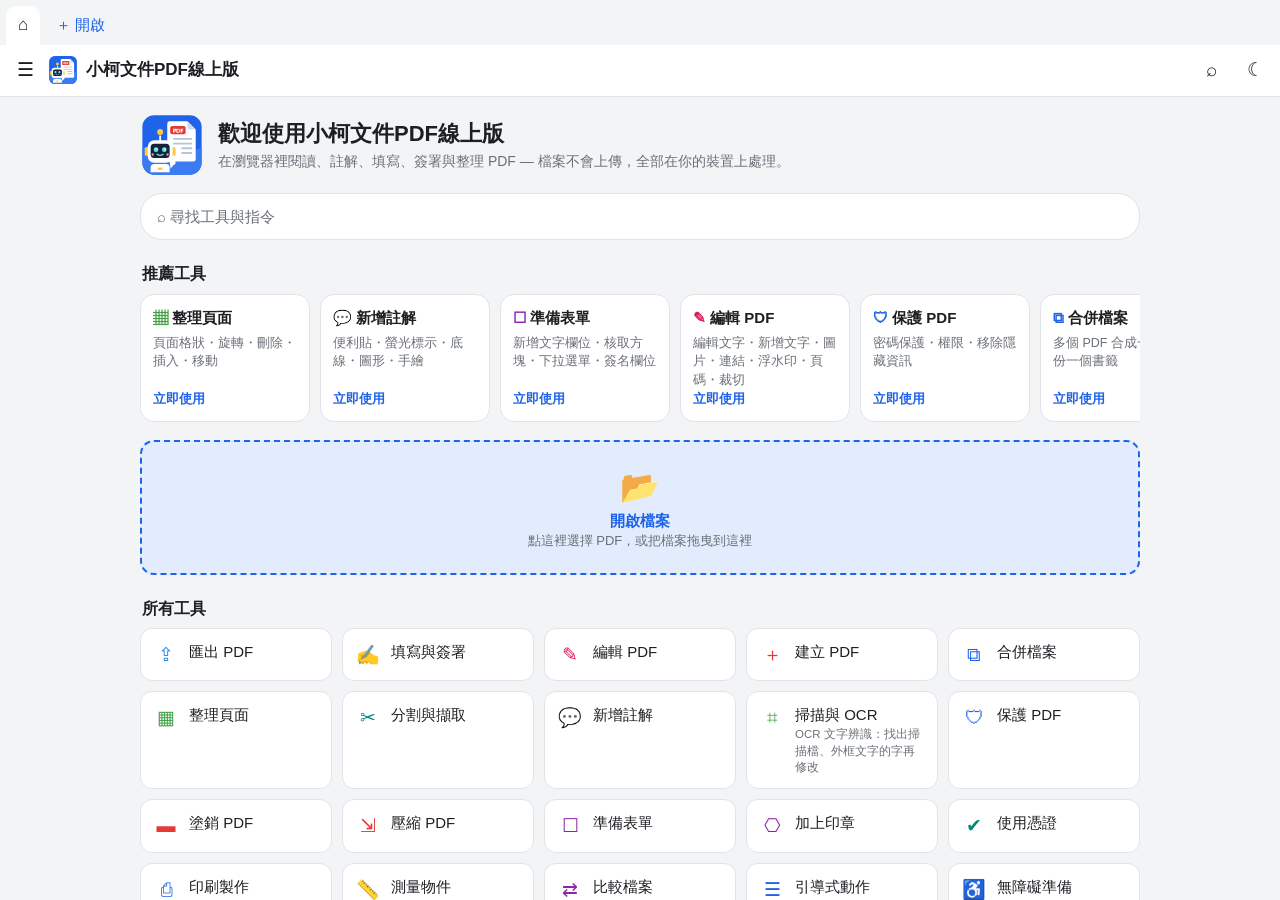
<file: docs/index.html>
<!doctype html>
<html lang="zh-Hant-TW">
<head>
  <meta charset="utf-8">
  <meta name="viewport" content="width=device-width, initial-scale=1, viewport-fit=cover, user-scalable=no">
  <title>小柯文件PDF線上版</title>
  <meta name="description" content="在瀏覽器裡閱讀、編輯、註解、填寫、簽署與整理 PDF。檔案不會上傳，全部在你的裝置上處理。">
  <meta name="theme-color" content="#1E63E9">
  <meta name="mobile-web-app-capable" content="yes">
  <meta name="apple-mobile-web-app-capable" content="yes">
  <meta name="apple-mobile-web-app-status-bar-style" content="default">
  <meta name="apple-mobile-web-app-title" content="小柯PDF">
  <meta name="application-name" content="小柯PDF">
  <!-- 網址列小圖示 -->
  <link rel="icon" href="favicon.ico" sizes="16x16 32x32 48x48">
  <link rel="icon" href="icons/icon.svg" type="image/svg+xml">
  <link rel="icon" href="icons/favicon-32.png" type="image/png" sizes="32x32">
  <!-- 加到主畫面 / 建立捷徑的圖示 -->
  <link rel="apple-touch-icon" href="icons/apple-touch-icon.png">
  <link rel="manifest" href="manifest.webmanifest">
  <link rel="stylesheet" href="app.css">
</head>
<body>
  <div id="app">
    <header id="top">
      <div id="tabs" class="tabs"></div>
      <div id="toolbar" class="toolbar"></div>
      <div id="searchbar" class="toolbar hidden"></div>
      <div id="hint" class="hint hidden"></div>
      <div id="update" class="update hidden"></div>
    </header>
    <main id="main"></main>
    <footer id="bottom">
      <div id="toolstrip" class="toolstrip hidden"></div>
      <nav id="nav" class="nav hidden"></nav>
    </footer>
  </div>
  <div id="layer"></div>
  <noscript>這個網頁需要 JavaScript 才能使用。</noscript>

  <script src="vendor/pdfjs/pdf.min.js"></script>
  <script src="vendor/pdf-lib.min.js"></script>
  <script src="vendor/fontkit.umd.min.js"></script>
  <script src="vendor/forge.min.js" defer></script>
  <script src="vendor/jszip.min.js" defer></script>
  <script type="module" src="js/app.js"></script>
</body>
</html>
</file>
<file: docs/app.css>
/* 小柯文件PDF線上版 — 行動優先 */
:root {
  --bg: #F3F4F6; --surface: #FFFFFF; --card: #FFFFFF; --text: #1D1F23; --sub: #6B7078; --line: #E1E3E8;
  --accent: #1E63E9; --accent-soft: #E3ECFD; --page-bg: #E4E6EB; --danger: #D93025; --ok: #2E7D32;
  --shadow: 0 6px 24px rgba(0,0,0,.14);
  --safe-b: env(safe-area-inset-bottom, 0px); --safe-t: env(safe-area-inset-top, 0px);
  color-scheme: light;
}
@media (prefers-color-scheme: dark) {
  :root:not([data-theme="light"]) {
    --bg: #1B1C1F; --surface: #232428; --card: #2B2D31; --text: #E8E9EC; --sub: #9CA0A8; --line: #3A3C42;
    --accent: #6EA2FF; --accent-soft: #263552; --page-bg: #111214; --danger: #FF6B6B; --ok: #66BB6A;
    --shadow: 0 6px 24px rgba(0,0,0,.5); color-scheme: dark;
  }
}
:root[data-theme="dark"] {
  --bg: #1B1C1F; --surface: #232428; --card: #2B2D31; --text: #E8E9EC; --sub: #9CA0A8; --line: #3A3C42;
  --accent: #6EA2FF; --accent-soft: #263552; --page-bg: #111214; --danger: #FF6B6B; --ok: #66BB6A;
  --shadow: 0 6px 24px rgba(0,0,0,.5); color-scheme: dark;
}

* { box-sizing: border-box; -webkit-tap-highlight-color: transparent; }
html, body { margin: 0; height: 100%; background: var(--bg); color: var(--text);
  font: 15px/1.45 -apple-system, "Segoe UI", "Noto Sans TC", "PingFang TC", "Microsoft JhengHei", Roboto, sans-serif; }
body { overscroll-behavior: none; }
button { font: inherit; color: inherit; }
input, textarea, select { font: inherit; color: var(--text); background: var(--surface); border: 1px solid var(--line);
  border-radius: 10px; padding: 9px 11px; width: 100%; }
input:focus, textarea:focus, select:focus { outline: 2px solid var(--accent); outline-offset: -1px; }
.hidden { display: none !important; }

#app { display: flex; flex-direction: column; height: 100dvh; height: 100vh; }
@supports (height: 100dvh) { #app { height: 100dvh; } }
#top { flex: none; background: var(--bg); padding-top: var(--safe-t); z-index: 5; }
#main { flex: 1; min-height: 0; position: relative; overflow: hidden; }
#bottom { flex: none; background: var(--surface); padding-bottom: var(--safe-b); z-index: 5; }

/* 分頁 */
.tabs { display: flex; gap: 4px; padding: 6px 6px 0; overflow-x: auto; scrollbar-width: thin; white-space: nowrap; }
.tab { display: inline-flex; align-items: center; gap: 4px; padding: 7px 6px 7px 12px; border-radius: 10px 10px 0 0;
  color: var(--sub); cursor: pointer; max-width: 200px; flex: none; user-select: none; }
.tab.tab-home { padding-right: 12px; font-size: 17px; }
.tab.sel { background: var(--surface); color: var(--text); font-weight: 600; }
.tab .name { overflow: hidden; text-overflow: ellipsis; white-space: nowrap; }
.tab .dot { color: var(--accent); font-size: 10px; }
.tab .x { border: 0; background: none; padding: 2px 6px; color: var(--sub); cursor: pointer; border-radius: 6px; }
.tab .x:hover { background: var(--line); }
.tab.open { color: var(--accent); padding-right: 12px; }

/* 工具列 */
.toolbar { display: flex; align-items: center; gap: 2px; background: var(--surface); padding: 4px 4px; min-height: 52px;
  border-bottom: 1px solid var(--line); }
.toolbar .title { font-weight: 700; font-size: 17px; flex: 1; display: flex; align-items: center; gap: 8px; min-width: 0; }
.toolbar .title img { width: 30px; height: 30px; }
.toolbar .title span { overflow: hidden; text-overflow: ellipsis; white-space: nowrap; }
.spacer { flex: 1; }
.ib { border: 0; background: none; min-width: 42px; height: 42px; border-radius: 12px; cursor: pointer; font-size: 19px;
  display: inline-flex; align-items: center; justify-content: center; padding: 0 8px; color: var(--text); }
.ib:hover { background: var(--line); }
.ib:disabled { opacity: .35; cursor: default; }
.ib.on { color: var(--accent); }
.pill { border: 0; background: var(--accent-soft); color: var(--accent); font-weight: 700; border-radius: 16px;
  padding: 8px 14px; cursor: pointer; margin: 0 4px; white-space: nowrap; }
.toolbar input { border: 0; background: transparent; flex: 1; font-size: 16px; }
.toolbar .count { color: var(--sub); font-size: 13px; white-space: nowrap; padding: 0 4px; }

.hint { display: flex; align-items: center; gap: 6px; background: var(--accent-soft); padding: 6px 6px 6px 14px; font-size: 14px; }
.hint .msg { flex: 1; }
.update { display: flex; align-items: center; gap: 8px; background: #FFF4CC; color: #4A3B00; padding: 8px 10px 8px 14px; font-size: 14px; }
:root[data-theme="dark"] .update { background: #4A3B00; color: #FFF4CC; }
@media (prefers-color-scheme: dark) { :root:not([data-theme="light"]) .update { background: #4A3B00; color: #FFF4CC; } }
.update .msg { flex: 1; }

/* 底部 */
.nav { display: flex; border-top: 1px solid var(--line); }
.nav button { flex: 1; border: 0; background: none; padding: 9px 0 8px; cursor: pointer; font-size: 12.5px; color: var(--text);
  display: flex; flex-direction: column; align-items: center; gap: 1px; }
.nav button b { font-size: 18px; font-weight: 400; line-height: 1.1; }
.toolstrip { display: flex; overflow-x: auto; gap: 2px; padding: 4px; border-top: 1px solid var(--line); scrollbar-width: none; }
.toolstrip::-webkit-scrollbar { display: none; }
.toolstrip button { flex: none; border: 0; background: none; padding: 9px 12px; border-radius: 16px; cursor: pointer; white-space: nowrap; }
.toolstrip button.sel { background: var(--accent-soft); color: var(--accent); font-weight: 600; }
.toolstrip .sw { width: 24px; height: 24px; border-radius: 50%; border: 2px solid var(--line); padding: 0; margin: 8px 6px; }

/* 首頁 */
.home { position: absolute; inset: 0; overflow-y: auto; padding: 16px 16px 40px; }
.home .wrap { max-width: 1000px; margin: 0 auto; }
.hero { display: flex; align-items: center; gap: 14px; }
.hero img { width: 64px; height: 64px; flex: none; }
.hero h1 { margin: 0; font-size: 22px; }
.hero p { margin: 2px 0 0; color: var(--sub); font-size: 14px; }
.search-tools { display: block; width: 100%; text-align: left; margin: 16px 0 4px; padding: 12px 16px; border-radius: 22px;
  border: 1px solid var(--line); background: var(--surface); color: var(--sub); cursor: pointer; }
h2 { font-size: 16px; margin: 22px 2px 8px; }
.cards { display: flex; gap: 10px; overflow-x: auto; padding-bottom: 4px; scrollbar-width: thin; }
.card { flex: none; width: 170px; min-height: 128px; background: var(--card); border: 1px solid var(--line); border-radius: 14px;
  padding: 12px; cursor: pointer; display: flex; flex-direction: column; }
.card .t { font-weight: 700; }
.card .d { color: var(--sub); font-size: 12.5px; flex: 1; margin-top: 6px; }
.card .u { color: var(--accent); font-weight: 700; font-size: 13px; }
.drop { margin-top: 14px; border: 2px dashed var(--accent); background: var(--accent-soft); color: var(--accent); border-radius: 14px;
  padding: 22px; text-align: center; cursor: pointer; }
.drop .big { font-size: 32px; }
.drop.over { filter: brightness(.95); }
.list { background: var(--card); border: 1px solid var(--line); border-radius: 14px; overflow: hidden; }
.row { display: flex; align-items: center; gap: 10px; padding: 11px 16px; cursor: pointer; border-bottom: 1px solid var(--line); }
.row:last-child { border-bottom: 0; }
.row:hover { background: var(--bg); }
.row .tx { flex: 1; min-width: 0; }
.row .t1 { overflow: hidden; text-overflow: ellipsis; }
.row .t2 { color: var(--sub); font-size: 12.5px; }
.row .r { color: var(--sub); font-size: 13px; max-width: 45%; overflow: hidden; text-overflow: ellipsis; white-space: nowrap; }
.grid { display: grid; grid-template-columns: repeat(auto-fill, minmax(160px, 1fr)); gap: 10px; }
.tool { background: var(--card); border: 1px solid var(--line); border-radius: 12px; padding: 12px; cursor: pointer; display: flex; gap: 10px; align-items: flex-start; }
.tool .ic { font-size: 19px; width: 26px; text-align: center; flex: none; }
.tool .st { color: var(--sub); font-size: 11.5px; }
.small { color: var(--sub); font-size: 13px; }
a { color: var(--accent); }

/* 檢視器 */
.viewer { position: absolute; inset: 0; overflow: auto; background: var(--page-bg); -webkit-overflow-scrolling: touch;
  touch-action: pan-x pan-y; }
.pages { position: relative; margin: 0 auto; transform-origin: 0 0; padding: 10px 0 80px; }
.page { position: relative; margin: 0 auto 12px; background: #fff; box-shadow: 0 1px 4px rgba(0,0,0,.18); }
.pages.two .row2 { display: flex; justify-content: center; gap: 10px; }
.pages.two .page { margin: 0 0 12px; }
.page canvas.base, .page canvas.detail { position: absolute; left: 0; top: 0; }
.page canvas.base { width: 100%; height: 100%; }
.page .ov { position: absolute; inset: 0; pointer-events: none; }
.page .tl { position: absolute; inset: 0; overflow: hidden; line-height: 1; opacity: 1; }
.page .tl span, .page .tl br { color: transparent; position: absolute; white-space: pre; cursor: text; transform-origin: 0 0; }
.page .tl ::selection { background: rgba(30,99,233,.32); }
.page .hit { position: absolute; background: rgba(255,212,0,.42); mix-blend-mode: multiply; }
.page .hit.cur { background: rgba(255,122,0,.6); }
.page .fieldbox { position: absolute; background: rgba(43,108,240,.16); border: 1px solid rgba(43,108,240,.6); }
.page .flash { position: absolute; border: 3px solid #FF7A00; border-radius: 3px; animation: fl 1.6s forwards; }
@keyframes fl { 0%,70% { opacity: 1 } 100% { opacity: 0 } }
.page .tool-layer { position: absolute; inset: 0; touch-action: none; cursor: crosshair; z-index: 3; }
.page svg.draw { position: absolute; inset: 0; width: 100%; height: 100%; overflow: visible; pointer-events: none; z-index: 4; }
.page .anno-hit { position: absolute; cursor: pointer; pointer-events: auto; z-index: 2; }
.page .label { position: absolute; left: 50%; bottom: -18px; transform: translateX(-50%); font-size: 11px; color: var(--sub); }
.viewer.night .page canvas { filter: invert(.92) hue-rotate(180deg); }
.viewer.sepia .page canvas { filter: sepia(.35) brightness(.98); }
.badge { position: absolute; right: 14px; bottom: 14px; background: rgba(30,30,30,.72); color: #fff; padding: 6px 12px; border-radius: 14px;
  font-size: 13px; cursor: pointer; z-index: 6; user-select: none; }
.measure { position: absolute; left: 50%; top: 10px; transform: translateX(-50%); background: rgba(0,0,0,.78); color: #fff;
  padding: 6px 12px; border-radius: 8px; z-index: 7; font-size: 14px; }
.selbar { position: absolute; top: 8px; left: 50%; transform: translateX(-50%); z-index: 8; background: var(--card);
  border: 1px solid var(--line); border-radius: 12px; box-shadow: var(--shadow); display: flex; overflow-x: auto; max-width: calc(100% - 16px); }
.selbar button { border: 0; background: none; padding: 10px 12px; cursor: pointer; white-space: nowrap; }

/* 對話框與面板 */
#layer { position: fixed; inset: 0; pointer-events: none; z-index: 50; }
.scrim { position: fixed; inset: 0; background: rgba(0,0,0,.42); pointer-events: auto; display: flex; align-items: flex-end; justify-content: center; }
@media (min-width: 700px) { .scrim.center { align-items: center; } }
.sheet { background: var(--surface); width: 100%; max-width: 720px; max-height: 88vh; border-radius: 18px 18px 0 0;
  display: flex; flex-direction: column; box-shadow: var(--shadow); padding-bottom: var(--safe-b); animation: up .18s ease-out; }
@media (min-width: 700px) { .scrim.center .sheet { border-radius: 16px; max-width: 520px; } }
@keyframes up { from { transform: translateY(30px); opacity: .6 } to { transform: none; opacity: 1 } }
.sheet .hd { display: flex; align-items: center; gap: 4px; padding: 10px 6px 6px 18px; border-bottom: 1px solid var(--line); }
.sheet .hd .tt { flex: 1; font-weight: 700; font-size: 17px; }
.sheet .bd { overflow-y: auto; flex: 1; -webkit-overflow-scrolling: touch; }
.sheet .bd.pad { padding: 14px 18px; }
.sheet .ft { display: flex; justify-content: flex-end; gap: 8px; padding: 10px 14px; border-top: 1px solid var(--line); }
.btn { border: 0; background: none; color: var(--accent); font-weight: 600; padding: 10px 14px; border-radius: 10px; cursor: pointer; }
.btn:hover { background: var(--accent-soft); }
.btn.primary { background: var(--accent); color: #fff; }
.btn.danger { color: var(--danger); }
.btn.block { display: block; width: 100%; margin-top: 12px; }
.field { margin: 0 0 12px; }
.field label { display: block; color: var(--sub); font-size: 12.5px; margin-bottom: 4px; }
.check { display: flex; align-items: center; gap: 10px; padding: 7px 0; cursor: pointer; }
.check input { width: 20px; height: 20px; flex: none; }
.sec { color: var(--sub); font-weight: 700; font-size: 13px; padding: 14px 18px 6px; }
.msgtext { white-space: pre-wrap; }
.busy { position: fixed; inset: 0; background: rgba(0,0,0,.35); display: flex; align-items: center; justify-content: center; pointer-events: auto; }
.busy .box { background: var(--surface); border-radius: 14px; padding: 18px 22px; display: flex; gap: 14px; align-items: center; box-shadow: var(--shadow); max-width: 80vw; }
.spin { width: 28px; height: 28px; border: 3px solid var(--line); border-top-color: var(--accent); border-radius: 50%; animation: sp .8s linear infinite; flex: none; }
@keyframes sp { to { transform: rotate(360deg) } }
.toast { position: fixed; left: 50%; bottom: calc(90px + var(--safe-b)); transform: translateX(-50%); background: rgba(30,30,30,.9);
  color: #fff; padding: 10px 16px; border-radius: 20px; font-size: 14px; pointer-events: none; animation: up .2s; max-width: 90vw; text-align: center; }
.swatches { display: flex; gap: 10px; flex-wrap: wrap; margin: 4px 0 10px; }
.swatch { width: 32px; height: 32px; border-radius: 50%; border: 1px solid #999; cursor: pointer; padding: 0; font-size: 11px; }
.swatch.sel { outline: 3px solid var(--accent); outline-offset: 2px; }
.toggles { display: flex; gap: 8px; margin: 4px 0 10px; }
.toggles button { width: 44px; height: 40px; border-radius: 8px; border: 1px solid var(--line); background: none; cursor: pointer; font-size: 17px; }
.toggles button.on { background: var(--accent-soft); color: var(--accent); border-color: var(--accent); }
.preview { border: 1px solid var(--line); border-radius: 8px; padding: 8px 10px; min-height: 44px; background: #fff; color: #000; margin: 6px 0 10px; word-break: break-word; }
.stepper { display: flex; align-items: center; gap: 6px; }
.stepper input { width: 80px; text-align: center; }
.thumbs { display: grid; grid-template-columns: repeat(auto-fill, minmax(110px, 1fr)); gap: 12px; padding: 12px; }
.thumb { cursor: pointer; text-align: center; font-size: 12px; color: var(--sub); position: relative; }
.thumb img, .thumb canvas { width: 100%; background: #fff; border: 1px solid var(--line); border-radius: 4px; display: block; aspect-ratio: auto; }
.thumb.cur img, .thumb.sel img { outline: 3px solid var(--accent); }
.thumb .ck { position: absolute; right: 4px; top: 4px; width: 22px; height: 22px; border-radius: 11px; background: var(--accent); color: #fff; font-size: 13px; line-height: 22px; display: none; }
.thumb.sel .ck { display: block; }
.tree .node { display: flex; align-items: center; gap: 4px; padding: 6px 14px 6px 8px; cursor: pointer; }
.tree .node:hover { background: var(--bg); }
.tree .tw { width: 28px; text-align: center; color: var(--sub); flex: none; }
.tree .nt { flex: 1; }
.tree .pg { color: var(--sub); font-size: 13px; }
.cm { padding: 10px 18px; border-bottom: 1px solid var(--line); }
.cm .h { display: flex; gap: 6px; align-items: center; font-size: 13px; color: var(--sub); }
.cm .h b { color: var(--text); }
.cm .q { color: var(--sub); font-size: 13px; }
.cm .acts button { border: 0; background: none; color: var(--accent); padding: 6px 14px 2px 0; cursor: pointer; }
.cm .rp { margin: 6px 0 0 14px; font-size: 14px; }
.signpad { width: 100%; height: 220px; background: #fff; border: 1px solid var(--line); border-radius: 8px; touch-action: none; display: block; }
.diff { white-space: pre-wrap; font-size: 13.5px; padding: 12px 16px; }
.diff .add { background: rgba(51,192,96,.2); color: var(--ok); display: block; }
.diff .del { background: rgba(224,64,64,.18); color: var(--danger); display: block; }
.diff .ctx { color: var(--sub); display: block; }
.org-tools { display: flex; overflow-x: auto; border-bottom: 1px solid var(--line); background: var(--surface); }
.org-tools button { flex: none; border: 0; background: none; padding: 11px 13px; cursor: pointer; white-space: nowrap; }
.fullsheet { position: fixed; inset: 0; background: var(--bg); pointer-events: auto; display: flex; flex-direction: column;
  padding-top: var(--safe-t); padding-bottom: var(--safe-b); }
.fullsheet .bd { flex: 1; overflow-y: auto; }
@media (min-width: 900px) {
  .nav button { flex-direction: row; justify-content: center; gap: 6px; font-size: 14px; }
}

/* 就地編輯（像 Word） */
.page .inline-ed { position: absolute; z-index: 7; border: 0; margin: 0; padding: 0; resize: none; overflow: hidden;
  outline: 2px solid rgba(30,99,233,.65); outline-offset: 2px; border-radius: 1px; white-space: pre-wrap; overflow-wrap: anywhere;
  box-sizing: content-box; caret-color: #1E63E9; -webkit-user-select: text; user-select: text; touch-action: auto; }
.page .inline-mask { position: absolute; z-index: 6; pointer-events: none; }
.hint.fmt { gap: 4px; overflow-x: auto; flex-wrap: nowrap; padding: 4px 6px; scrollbar-width: none; }
.hint.fmt::-webkit-scrollbar { display: none; }
.hint.fmt .fhint { font-weight: 700; color: var(--accent); white-space: nowrap; padding: 0 4px; }
.hint.fmt .fsel { width: auto; padding: 6px 8px; flex: none; }
.hint.fmt .fb { flex: none; min-width: 36px; height: 36px; border: 1px solid var(--line); background: var(--surface); border-radius: 8px; cursor: pointer; font-size: 16px; color: var(--text); }
.hint.fmt .fb.on { background: var(--accent-soft); border-color: var(--accent); color: var(--accent); }
.hint.fmt .fsize { min-width: 34px; text-align: center; font-weight: 600; }
.hint.fmt .spacer { flex: 1; min-width: 4px; }
.hint.fmt .btn { flex: none; white-space: nowrap; }
.fswatch { display: flex; align-items: center; gap: 8px; padding: 6px 12px; background: var(--surface); border-bottom: 1px solid var(--line); overflow-x: auto; }
.fswatch .swatch { flex: none; margin: 0; }
.page .inline-ed.over { outline: 2px solid #e53935; }
</file>
